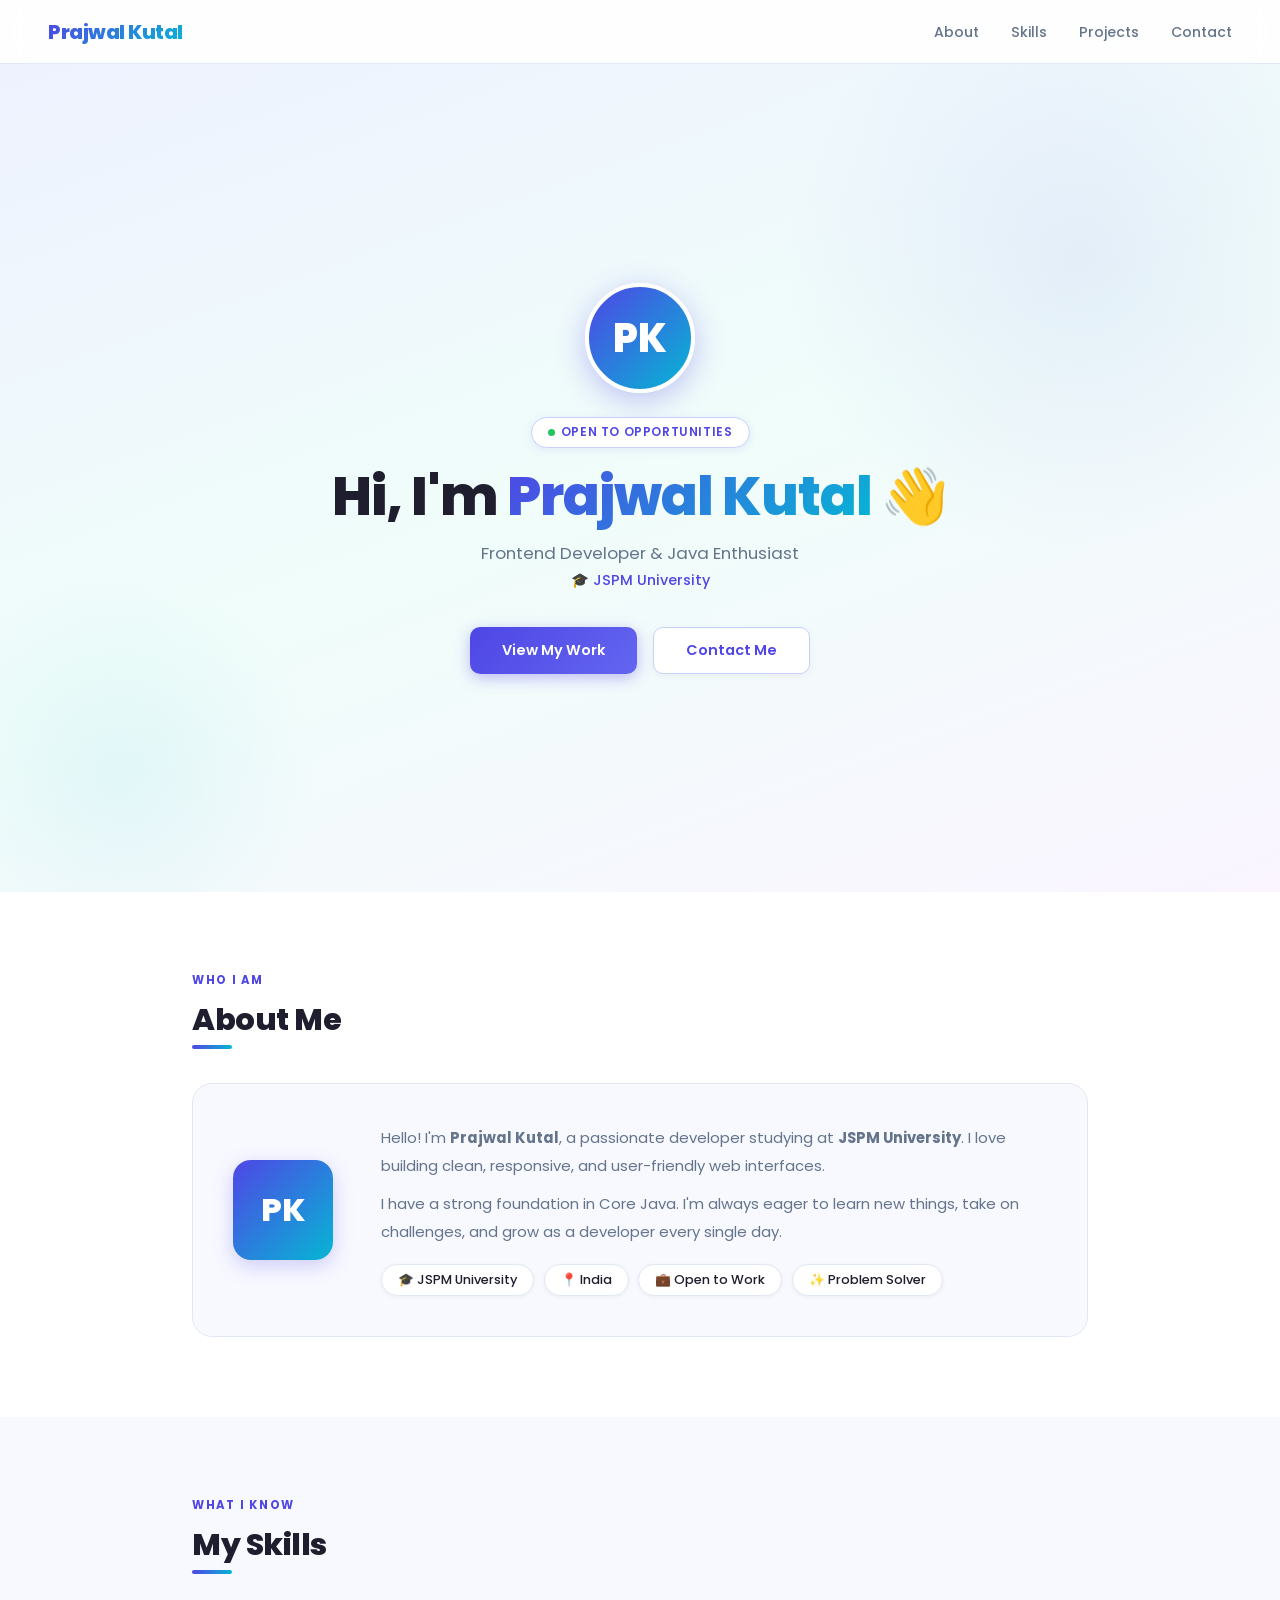
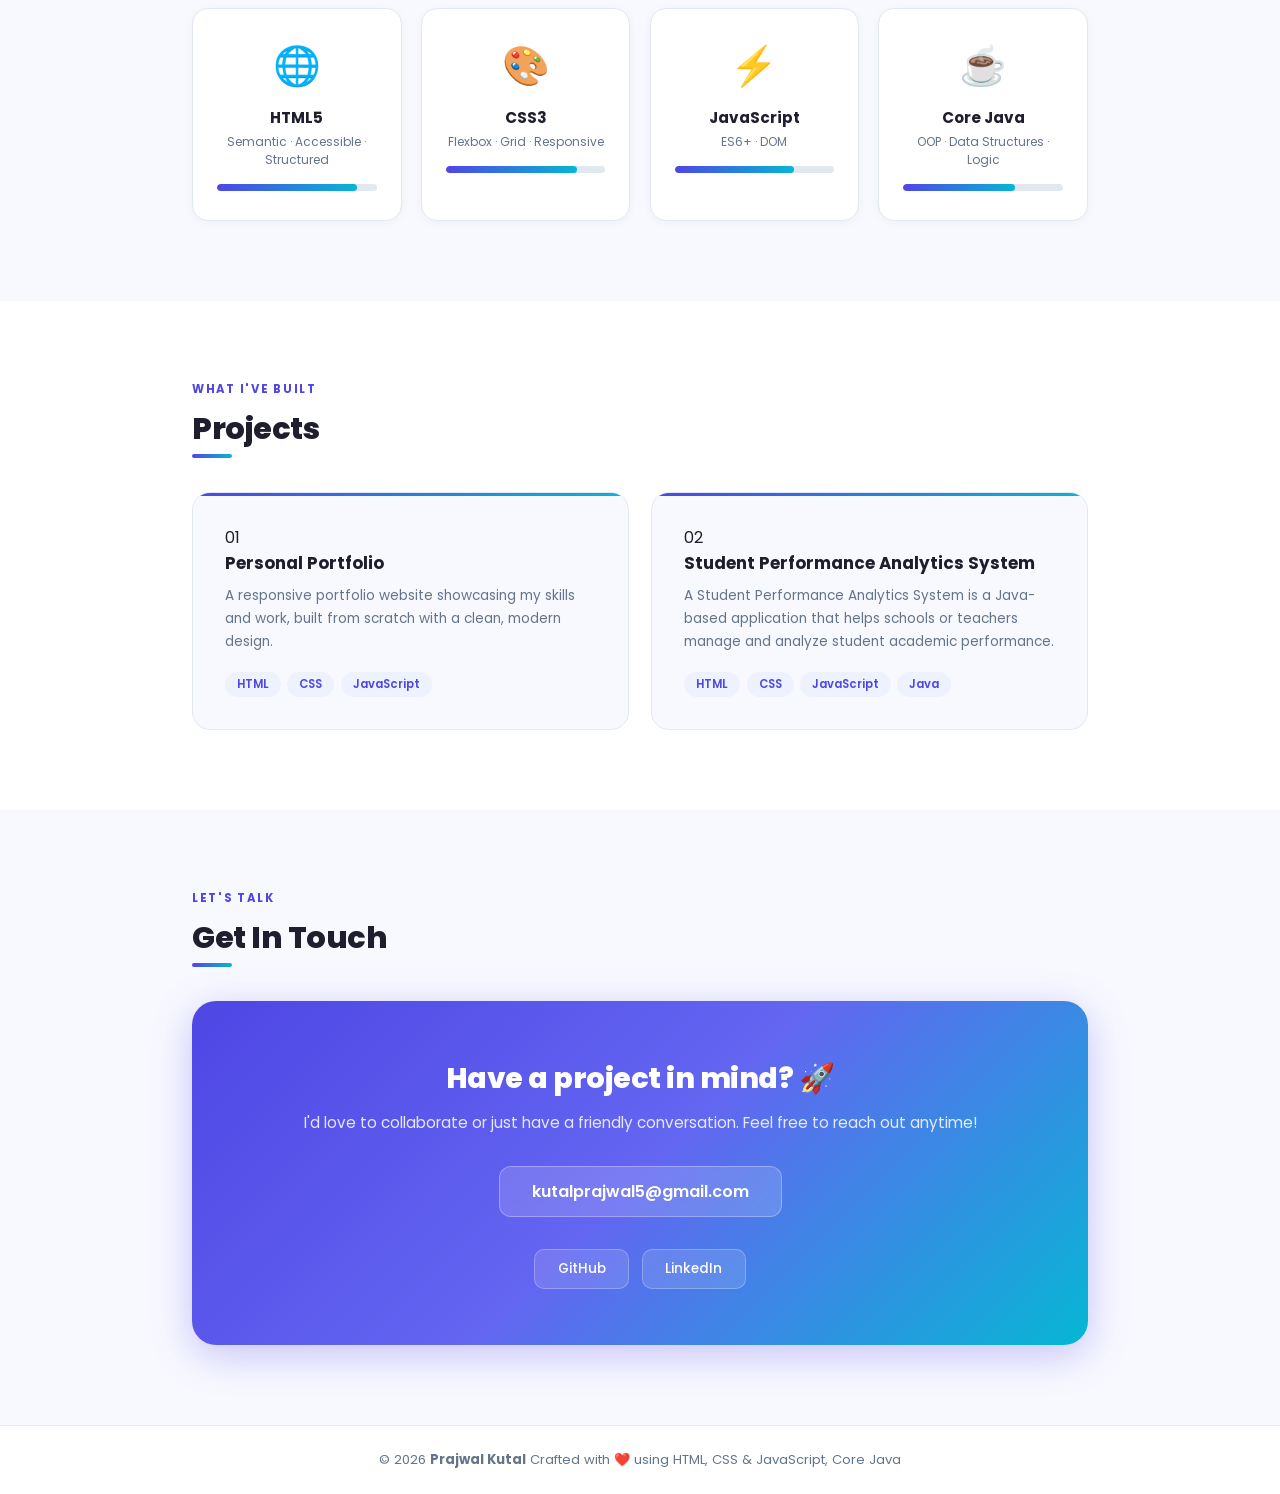
<file: index.html>
<!DOCTYPE html>
<html lang="en">
<head>
  <meta charset="UTF-8" />
  <meta name="viewport" content="width=device-width, initial-scale=1.0"/>
  <title>Prajwal Kutal | Portfolio</title>
  <link href="https://fonts.googleapis.com/css2?family=Poppins:wght@300;400;500;600;700;800&display=swap" rel="stylesheet"/>
  <link rel="stylesheet" href="style.css">
</head>
<body>

<!-- ── NAVBAR ── -->
<nav>
  <div class="logo">Prajwal Kutal</div>
  <button class="hamburger" id="ham">☰</button>
  <ul class="nav-links" id="navLinks">
    <li><a href="#about">About</a></li>
    <li><a href="#skills">Skills</a></li>
    <li><a href="#projects">Projects</a></li>
    <li><a href="#contact">Contact</a></li>
  </ul>
</nav>

<!-- ── HERO ── -->
<section class="hero" id="home">
  <div class="hero-inner">
    <div class="hero-avatar">PK</div>
    <div class="hero-badge"><span class="dot"></span> Open to Opportunities</div>
    <h1>Hi, I'm <span>Prajwal Kutal</span> 👋</h1>
    <p class="hero-role">Frontend Developer & Java Enthusiast</p>
    <p class="hero-college">🎓 JSPM University</p>
    <div class="hero-btns">
      <a href="#projects" class="btn btn-primary">View My Work</a>
      <a href="#contact" class="btn btn-ghost">Contact Me</a>
    </div>
  </div>
</section>

<!-- ── ABOUT ── -->
<section id="about">
  <div class="sec">
    <div class="sec-header">
      <div class="sec-label">Who I Am</div>
      <div class="sec-title">About Me</div>
    </div>
    <div class="about-card">
      <div class="about-avatar-sm">PK</div>
      <div class="about-right">
        <p>Hello! I'm <strong>Prajwal Kutal</strong>, a passionate developer studying at <strong>JSPM University</strong>. I love building clean, responsive, and user-friendly web interfaces.</p>
        <p>I have a strong foundation in Core Java. I'm always eager to learn new things, take on challenges, and grow as a developer every single day.</p>
        <div class="info-chips">
          <span class="chip">🎓 JSPM University</span>
          <span class="chip">📍 India</span>
          <span class="chip">💼 Open to Work</span>
          <span class="chip">✨ Problem Solver</span>
        </div>
      </div>
    </div>
  </div>
</section>

<section id="skills" >
  <div class="sec">
    <div class="sec-header">
      <div class="sec-label">What I Know</div>
      <div class="sec-title">My Skills</div>
    </div>
    <div class="skills-grid" id="skillsGrid">
      <div class="skill-card" data-pct="88">
        <span class="skill-emoji">🌐</span>
        <div class="skill-name">HTML5</div>
        <div class="skill-level-txt">Semantic · Accessible · Structured</div>
        <div class="bar-bg"><div class="bar-fill"></div></div>
      </div>
      <div class="skill-card" data-pct="82">
        <span class="skill-emoji">🎨</span>
        <div class="skill-name">CSS3</div>
        <div class="skill-level-txt">Flexbox · Grid · Responsive</div>
        <div class="bar-bg"><div class="bar-fill"></div></div>
      </div>
      <div class="skill-card" data-pct="75">
        <span class="skill-emoji">⚡</span>
        <div class="skill-name">JavaScript</div>
        <div class="skill-level-txt">ES6+ · DOM</div>
        <div class="bar-bg"><div class="bar-fill"></div></div>
      </div>
      <div class="skill-card" data-pct="70">
        <span class="skill-emoji">☕</span>
        <div class="skill-name">Core Java</div>
        <div class="skill-level-txt">OOP · Data Structures · Logic</div>
        <div class="bar-bg"><div class="bar-fill"></div></div>
      </div>
    </div>
  </div>
</section>

<!-- ── PROJECTS ── -->
<section id="projects">
  <div class="sec">
    <div class="sec-header">
      <div class="sec-label">What I've Built</div>
      <div class="sec-title">Projects</div>
    </div>
    <div class="projects-grid">
      <div class="project-card">
        <div class="project-num">01</div>
        <div class="project-title">Personal Portfolio</div>
        <p class="project-desc">A responsive portfolio website showcasing my skills and work, built from scratch with a clean, modern design.</p>
        <div class="tags">
          <span class="tag">HTML</span><span class="tag">CSS</span><span class="tag">JavaScript</span>
        </div>
      </div>
      <div class="project-card">
        <div class="project-num">02</div>
        <div class="project-title">Student Performance Analytics System</div>
        <p class="project-desc">A Student Performance Analytics System is a Java-based application that helps schools or teachers manage and analyze student academic performance.</p>
        <div class="tags">
          <span class="tag">HTML</span><span class="tag">CSS</span><span class="tag">JavaScript</span><span class="tag">Java</span>
        </div>
      </div>

    </div>
  </div>
</section>

<!-- ── CONTACT ── -->
<section id="contact" style="background: var(--bg);">
  <div class="sec">
    <div class="sec-header">
      <div class="sec-label">Let's Talk</div>
      <div class="sec-title">Get In Touch</div>
    </div>
    <div class="contact-card">
      <h3>Have a project in mind? 🚀</h3>
      <p>I'd love to collaborate or just have a friendly conversation. Feel free to reach out anytime!</p>
      <a href="mailto:kutalprajwal5@gmail.com" class="contact-email">kutalprajwal5@gmail.com</a>
      <div class="social-links">
        <a href="https://github.com/prajwalkutal" class="social-btn"  target="_blank" >
          GitHub
        </a>
        <a href="https://www.linkedin.com/in/prajwal-kutal-a06705308/" class="social-btn"  target="_blank" >
          LinkedIn
        </a>
      </div>
    </div>
  </div>
</section>

<!-- ── FOOTER ── -->
<footer>
  © 2026 <strong>Prajwal Kutal</strong> Crafted with ❤️ using HTML, CSS &amp; JavaScript, Core Java
</footer>

<script src="portfolio.js"></script>

</body>
</html>
</file>
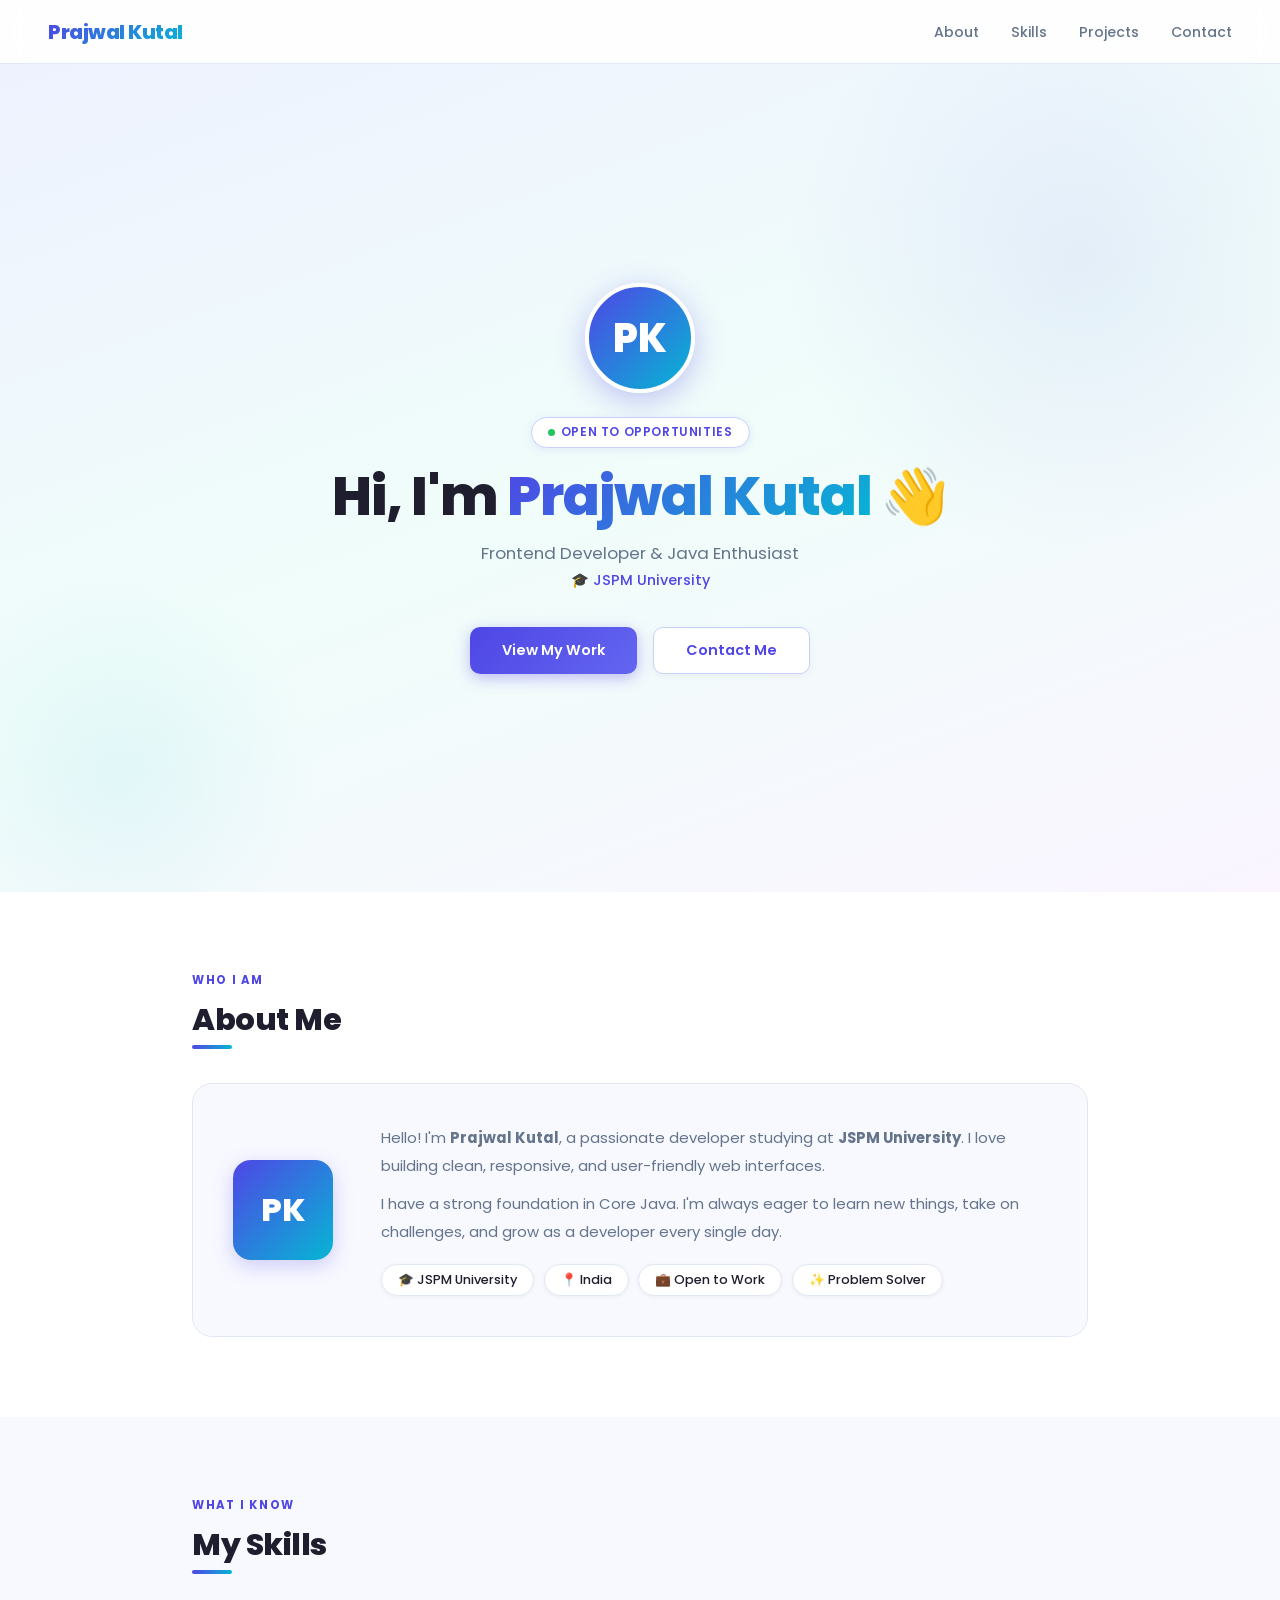
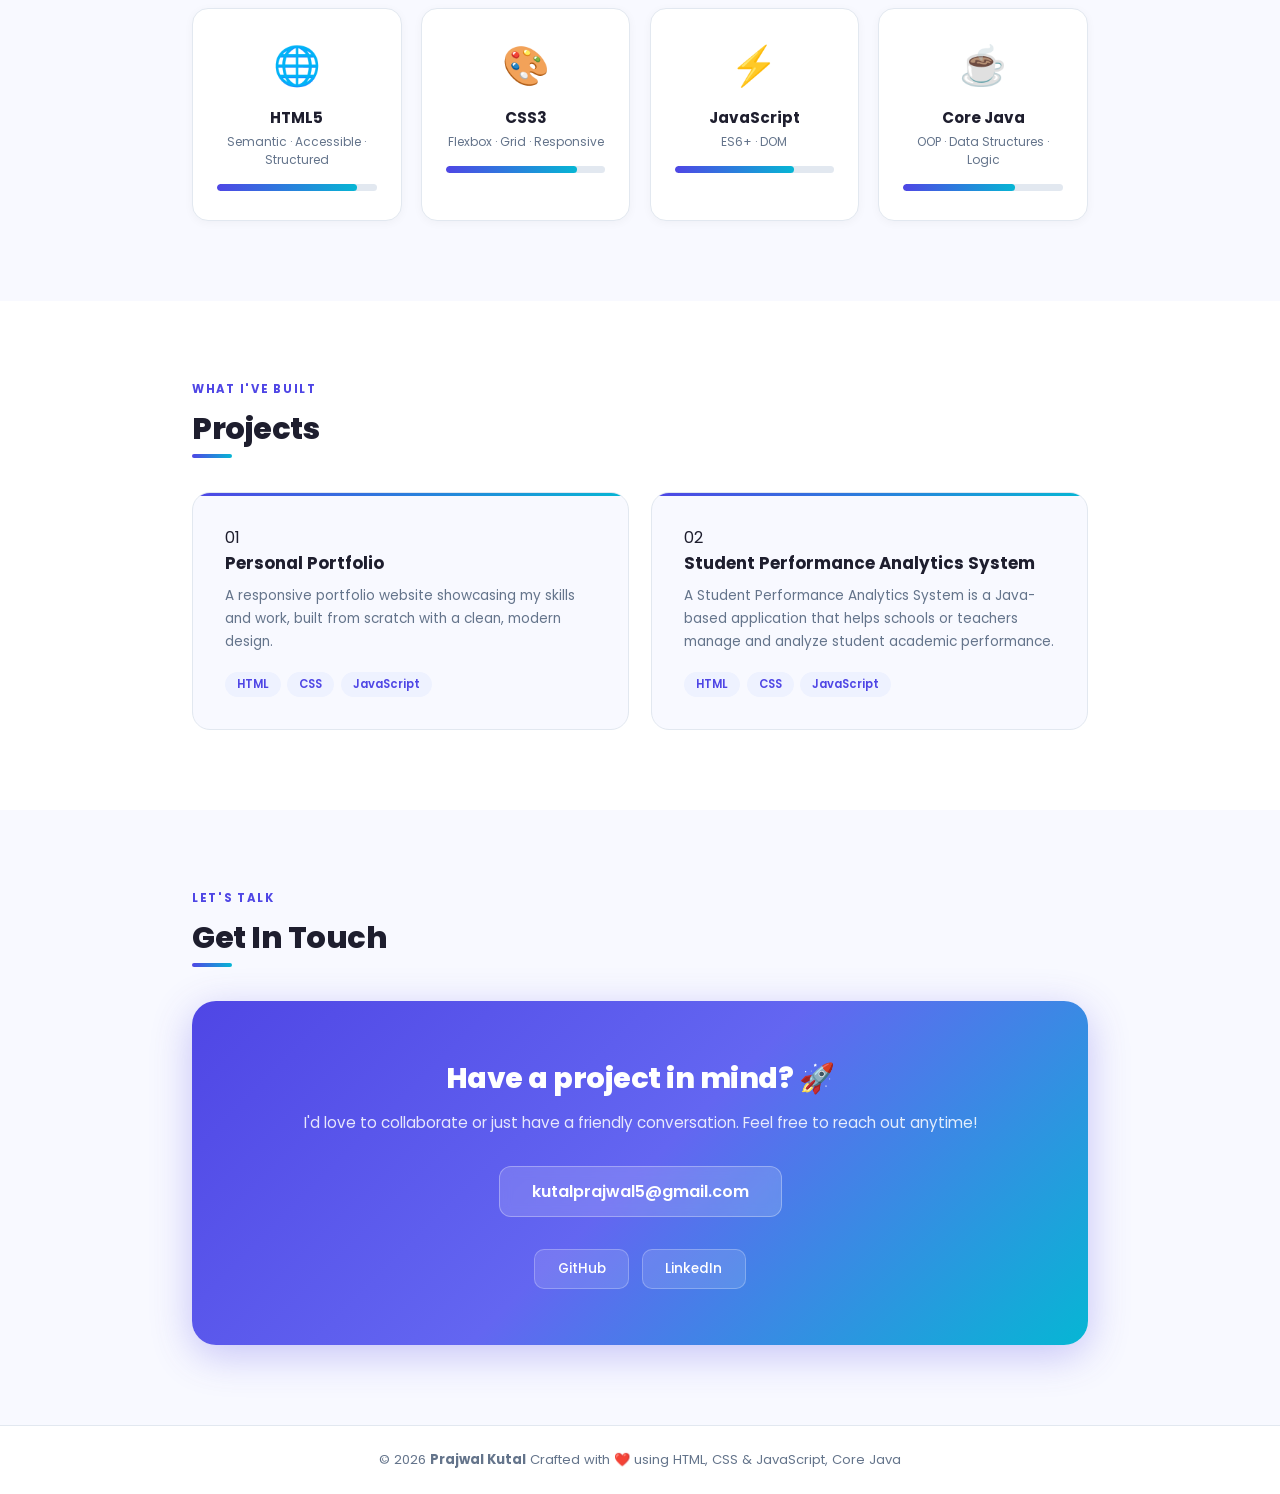
<file: portfolio.html>
<!DOCTYPE html>
<html lang="en">
<head>
  <meta charset="UTF-8" />
  <meta name="viewport" content="width=device-width, initial-scale=1.0"/>
  <title>Prajwal Kutal | Portfolio</title>
  <link href="https://fonts.googleapis.com/css2?family=Poppins:wght@300;400;500;600;700;800&display=swap" rel="stylesheet"/>
  <link rel="stylesheet" href="style.css">
</head>
<body>

<!-- ── NAVBAR ── -->
<nav>
  <div class="logo">Prajwal Kutal</div>
  <button class="hamburger" id="ham">☰</button>
  <ul class="nav-links" id="navLinks">
    <li><a href="#about">About</a></li>
    <li><a href="#skills">Skills</a></li>
    <li><a href="#projects">Projects</a></li>
    <li><a href="#contact">Contact</a></li>
  </ul>
</nav>

<!-- ── HERO ── -->
<section class="hero" id="home">
  <div class="hero-inner">
    <div class="hero-avatar">PK</div>
    <div class="hero-badge"><span class="dot"></span> Open to Opportunities</div>
    <h1>Hi, I'm <span>Prajwal Kutal</span> 👋</h1>
    <p class="hero-role">Frontend Developer & Java Enthusiast</p>
    <p class="hero-college">🎓 JSPM University</p>
    <div class="hero-btns">
      <a href="#projects" class="btn btn-primary">View My Work</a>
      <a href="#contact" class="btn btn-ghost">Contact Me</a>
    </div>
  </div>
</section>

<!-- ── ABOUT ── -->
<section id="about">
  <div class="sec">
    <div class="sec-header">
      <div class="sec-label">Who I Am</div>
      <div class="sec-title">About Me</div>
    </div>
    <div class="about-card">
      <div class="about-avatar-sm">PK</div>
      <div class="about-right">
        <p>Hello! I'm <strong>Prajwal Kutal</strong>, a passionate developer studying at <strong>JSPM University</strong>. I love building clean, responsive, and user-friendly web interfaces.</p>
        <p>I have a strong foundation in Core Java. I'm always eager to learn new things, take on challenges, and grow as a developer every single day.</p>
        <div class="info-chips">
          <span class="chip">🎓 JSPM University</span>
          <span class="chip">📍 India</span>
          <span class="chip">💼 Open to Work</span>
          <span class="chip">✨ Problem Solver</span>
        </div>
      </div>
    </div>
  </div>
</section>

<section id="skills" >
  <div class="sec">
    <div class="sec-header">
      <div class="sec-label">What I Know</div>
      <div class="sec-title">My Skills</div>
    </div>
    <div class="skills-grid" id="skillsGrid">
      <div class="skill-card" data-pct="88">
        <span class="skill-emoji">🌐</span>
        <div class="skill-name">HTML5</div>
        <div class="skill-level-txt">Semantic · Accessible · Structured</div>
        <div class="bar-bg"><div class="bar-fill"></div></div>
      </div>
      <div class="skill-card" data-pct="82">
        <span class="skill-emoji">🎨</span>
        <div class="skill-name">CSS3</div>
        <div class="skill-level-txt">Flexbox · Grid · Responsive</div>
        <div class="bar-bg"><div class="bar-fill"></div></div>
      </div>
      <div class="skill-card" data-pct="75">
        <span class="skill-emoji">⚡</span>
        <div class="skill-name">JavaScript</div>
        <div class="skill-level-txt">ES6+ · DOM</div>
        <div class="bar-bg"><div class="bar-fill"></div></div>
      </div>
      <div class="skill-card" data-pct="70">
        <span class="skill-emoji">☕</span>
        <div class="skill-name">Core Java</div>
        <div class="skill-level-txt">OOP · Data Structures · Logic</div>
        <div class="bar-bg"><div class="bar-fill"></div></div>
      </div>
    </div>
  </div>
</section>

<!-- ── PROJECTS ── -->
<section id="projects">
  <div class="sec">
    <div class="sec-header">
      <div class="sec-label">What I've Built</div>
      <div class="sec-title">Projects</div>
    </div>
    <div class="projects-grid">
      <div class="project-card">
        <div class="project-num">01</div>
        <div class="project-title">Personal Portfolio</div>
        <p class="project-desc">A responsive portfolio website showcasing my skills and work, built from scratch with a clean, modern design.</p>
        <div class="tags">
          <span class="tag">HTML</span><span class="tag">CSS</span><span class="tag">JavaScript</span>
        </div>
      </div>
      <div class="project-card">
        <div class="project-num">02</div>
        <div class="project-title">Student Performance Analytics System</div>
        <p class="project-desc">A Student Performance Analytics System is a Java-based application that helps schools or teachers manage and analyze student academic performance.</p>
        <div class="tags">
          <span class="tag">HTML</span><span class="tag">CSS</span><span class="tag">JavaScript</span>
        </div>
      </div>

    </div>
  </div>
</section>

<!-- ── CONTACT ── -->
<section id="contact" style="background: var(--bg);">
  <div class="sec">
    <div class="sec-header">
      <div class="sec-label">Let's Talk</div>
      <div class="sec-title">Get In Touch</div>
    </div>
    <div class="contact-card">
      <h3>Have a project in mind? 🚀</h3>
      <p>I'd love to collaborate or just have a friendly conversation. Feel free to reach out anytime!</p>
      <a href="mailto:kutalprajwal5@gmail.com" class="contact-email">kutalprajwal5@gmail.com</a>
      <div class="social-links">
        <a href="https://github.com/prajwalkutal" class="social-btn"  target="_blank" >
          GitHub
        </a>
        <a href="https://www.linkedin.com/in/prajwal-kutal-a06705308/" class="social-btn"  target="_blank" >
          LinkedIn
        </a>
      </div>
    </div>
  </div>
</section>

<!-- ── FOOTER ── -->
<footer>
  © 2026 <strong>Prajwal Kutal</strong> Crafted with ❤️ using HTML, CSS &amp; JavaScript, Core Java
</footer>

<script src="portfolio.js"></script>

</body>
</html>
</file>
<file: style.css>
:root {
  --primary: #4f46e5;
  --accent: #06b6d4;
  --bg: #f8f9ff;
  --card: #ffffff;
  --text: #1e1e2e;
  --muted: #64748b;
  --border: #e2e8f0;
}

* {
  margin: 0;
  padding: 0;
  box-sizing: border-box;
}
html {
  scroll-behavior: smooth;
}
body {
  font-family: "Poppins", sans-serif;
  background: var(--bg);
  color: var(--text);
}


/* NAVBAR */
nav {
  position: sticky;
  top: 0;
  z-index: 200;
  background: rgba(255, 255, 255, 0.85);
  /* background: rgba(246, 241, 241, 0.85); */
  backdrop-filter: blur(12px);
  border-bottom: 1px solid var(--border);
  padding: 0 3rem;
  height: 64px;
  display: flex;
  align-items: center;
  justify-content: space-between;
}
.logo {
  font-size: 1.25rem;
  font-weight: 800;
  letter-spacing: -0.5px;
  background: linear-gradient(135deg, var(--primary), var(--accent));
  background-clip: text;
  -webkit-text-fill-color: transparent;
}
.nav-links {
  display: flex;
  gap: 2rem;
  list-style: none;
}
.nav-links a {
  text-decoration: none;
  color: var(--muted);
  font-size: 0.88rem;
  font-weight: 500;
  position: relative;
  padding-bottom: 2px;
  transition: color 0.2s;
}
.nav-links a::after {
  content: "";
  position: absolute;
  left: 0;
  bottom: -2px;
  width: 0;
  height: 2px;
  background: var(--primary);
  border-radius: 2px;
  transition: width 0.3s;
}
.nav-links a:hover {
  color: var(--primary);
}
.nav-links a:hover::after {
  width: 100%;
}
.hamburger {
  display: none;
  background: none;
  border: none;
  font-size: 1.4rem;
  color: var(--primary);
  cursor: pointer;
}

.hero {
  min-height: 92vh;
  display: flex;
  align-items: center;
  justify-content: center;
  text-align: center;
  padding: 4rem 2rem;
  background: linear-gradient(160deg, #eef2ff 0%, #f0fdfa 50%, #faf5ff 100%);
  position: relative;
  overflow: hidden;
}
.hero::before,
.hero::after {
  content: "";
  position: absolute;
  border-radius: 50%;
  pointer-events: none;
}
.hero::before {
  width: 600px;
  height: 600px;
  top: -100px;
  right: -100px;
  background: radial-gradient(
    circle,
    rgba(79, 70, 229, 0.08) 0%,
    transparent 70%
  );
}
.hero::after {
  width: 400px;
  height: 400px;
  bottom: -80px;
  left: -80px;
  background: radial-gradient(
    circle,
    rgba(6, 182, 212, 0.07) 0%,
    transparent 70%
  );
}
.hero-inner {
  position: relative;
  max-width: 700px;
}

.hero-avatar {
  width: 110px;
  height: 110px;
  margin: 0 auto 1.5rem;
  background: linear-gradient(135deg, var(--primary), var(--accent));
  border-radius: 50%;
  display: flex;
  align-items: center;
  justify-content: center;
  font-size: 2.5rem;
  font-weight: 800;
  color: #fff;
  box-shadow: 0 8px 30px rgba(79, 70, 229, 0.3);
  border: 4px solid #fff;
}
.hero-badge {
  display: inline-flex;
  align-items: center;
  gap: 0.4rem;
  background: #fff;
  border: 1px solid #c7d2fe;
  color: var(--primary);
  font-size: 0.75rem;
  font-weight: 600;
  letter-spacing: 0.05em;
  text-transform: uppercase;
  padding: 0.35rem 1rem;
  border-radius: 100px;
  margin-bottom: 1.2rem;
  box-shadow: 0 2px 8px rgba(79, 70, 229, 0.1);
}
.dot {
  width: 7px;
  height: 7px;
  background: #22c55e;
  border-radius: 50%;
}

.hero h1 {
  font-size: clamp(2.2rem, 5vw, 3.4rem);
  font-weight: 800;
  letter-spacing: -1px;
  line-height: 1.1;
  margin-bottom: 0.8rem;
}
.hero h1 span {
  background: linear-gradient(135deg, var(--primary), var(--accent));
  background-clip: text;
  -webkit-text-fill-color: transparent;
}
.hero-role {
  font-size: 1.05rem;
  color: var(--muted);
  margin-bottom: 0.3rem;
}
.hero-college {
  font-size: 0.9rem;
  color: var(--primary);
  font-weight: 500;
  margin-bottom: 2.2rem;
}
.hero-btns {
  display: flex;
  gap: 1rem;
  justify-content: center;
  flex-wrap: wrap;
}
.btn {
  padding: 0.75rem 2rem;
  border-radius: 10px;
  font-family: "Poppins", sans-serif;
  font-size: 0.9rem;
  font-weight: 600;
  text-decoration: none;
  border: none;
  cursor: pointer;
  display: inline-flex;
  align-items: center;
  gap: 0.4rem;
  transition:
    transform 0.2s,
    box-shadow 0.2s;
}
.btn:hover {
  transform: translateY(-3px);
}
.btn-primary {
  background: linear-gradient(135deg, var(--primary), #6366f1);
  color: #fff;
  box-shadow: 0 4px 15px rgba(79, 70, 229, 0.35);
}
.btn-primary:hover {
  box-shadow: 0 8px 25px rgba(79, 70, 229, 0.45);
}
.btn-ghost {
  background: #fff;
  color: var(--primary);
  border: 1.5px solid #c7d2fe;
  box-shadow: 0 2px 8px rgba(0, 0, 0, 0.05);
}
.btn-ghost:hover {
  box-shadow: 0 6px 20px rgba(79, 70, 229, 0.15);
}


.sec {
  padding: 5rem 2rem;
  max-width: 960px;
  margin: 0 auto;
}
.sec-header {
  margin-bottom: 2.5rem;
}
.sec-label {
  font-size: 0.72rem;
  font-weight: 700;
  letter-spacing: 0.15em;
  text-transform: uppercase;
  color: var(--primary);
  margin-bottom: 0.5rem;
}
.sec-title {
  font-size: 1.9rem;
  font-weight: 800;
  letter-spacing: -0.5px;
  position: relative;
  display: inline-block;
}
.sec-title::after {
  content: "";
  position: absolute;
  left: 0;
  bottom: -6px;
  width: 40px;
  height: 4px;
  background: linear-gradient(90deg, var(--primary), var(--accent));
  border-radius: 4px;
}

/* ABOUT */
#about {
  background: #fff;
}
.about-card {
  background: var(--bg);
  border: 1px solid var(--border);
  border-radius: 20px;
  padding: 2.5rem;
  display: flex;
  gap: 3rem;
  align-items: center;
  flex-wrap: wrap;
}
.about-avatar-sm {
  width: 100px;
  height: 100px;
  flex-shrink: 0;
  background: linear-gradient(135deg, var(--primary), var(--accent));
  border-radius: 18px;
  display: flex;
  align-items: center;
  justify-content: center;
  font-size: 2rem;
  font-weight: 800;
  color: #fff;
  box-shadow: 0 6px 20px rgba(79, 70, 229, 0.25);
}
.about-right {
  flex: 1;
  min-width: 240px;
}
.about-right p {
  color: var(--muted);
  line-height: 1.85;
  font-size: 0.93rem;
  margin-bottom: 0.7rem;
}
.info-chips {
  display: flex;
  flex-wrap: wrap;
  gap: 0.6rem;
  margin-top: 1.2rem;
}
.chip {
  display: inline-flex;
  align-items: center;
  gap: 0.4rem;
  background: #fff;
  border: 1px solid var(--border);
  font-size: 0.8rem;
  font-weight: 500;
  padding: 0.35rem 1rem;
  border-radius: 100px;
  box-shadow: 0 1px 4px rgba(0, 0, 0, 0.05);
}

/* SKILLS */
.skills-grid {
  display: grid;
  grid-template-columns: repeat(auto-fit, minmax(200px, 1fr));
  gap: 1.2rem;
}
.skill-card {
  background: var(--card);
  border: 1px solid var(--border);
  border-radius: 16px;
  padding: 1.8rem 1.5rem;
  text-align: center;
  box-shadow: 0 2px 10px rgba(0, 0, 0, 0.04);
  transition:
    transform 0.2s,
    box-shadow 0.2s,
    border-color 0.2s;
}
.skill-card:hover {
  transform: translateY(-4px);
  box-shadow: 0 10px 30px rgba(79, 70, 229, 0.1);
  border-color: #c7d2fe;
}
.skill-emoji {
  font-size: 2.4rem;
  margin-bottom: 0.7rem;
  display: block;
}
.skill-name {
  font-weight: 700;
  font-size: 0.95rem;
  margin-bottom: 0.3rem;
}
.skill-level-txt {
  font-size: 0.75rem;
  color: var(--muted);
  margin-bottom: 0.9rem;
}
.bar-bg {
  background: #e2e8f0;
  border-radius: 100px;
  height: 7px;
  overflow: hidden;
}
.bar-fill {
  height: 100%;
  border-radius: 100px;
  background: linear-gradient(90deg, var(--primary), var(--accent));
  width: 0;
  transition: width 1.3s cubic-bezier(0.4, 0, 0.2, 1);
}

/* PROJECTS */
#projects {
  background: #fff;
}
.projects-grid {
  display: grid;
  grid-template-columns: repeat(auto-fit, minmax(270px, 1fr));
  gap: 1.4rem;
}
.project-card {
  background: var(--bg);
  border: 1px solid var(--border);
  border-radius: 18px;
  padding: 2rem;
  position: relative;
  overflow: hidden;
  transition:
    transform 0.25s,
    box-shadow 0.25s;
}
.project-card::before {
  content: "";
  position: absolute;
  top: 0;
  left: 0;
  right: 0;
  height: 3px;
  background: linear-gradient(90deg, var(--primary), var(--accent));
}
.project-card:hover {
  transform: translateY(-5px);
  box-shadow: 0 12px 35px rgba(0, 0, 0, 0.09);
}
.project-icon {
  font-size: 1.8rem;
  margin-bottom: 0.7rem;
  display: block;
}
.project-title {
  font-size: 1.05rem;
  font-weight: 700;
  margin-bottom: 0.5rem;
}
.project-desc {
  font-size: 0.85rem;
  color: var(--muted);
  line-height: 1.7;
  margin-bottom: 1.2rem;
}
.tags {
  display: flex;
  flex-wrap: wrap;
  gap: 0.4rem;
}
.tag {
  font-size: 0.72rem;
  font-weight: 600;
  background: #eef2ff;
  color: var(--primary);
  padding: 0.25rem 0.75rem;
  border-radius: 100px;
}

/* CONTACT */
.contact-card {
  background: linear-gradient(
    135deg,
    var(--primary) 0%,
    #6366f1 50%,
    var(--accent) 100%
  );
  border-radius: 24px;
  padding: 3.5rem 2rem;
  text-align: center;
  color: #fff;
  box-shadow: 0 10px 40px rgba(79, 70, 229, 0.3);
}
.contact-card h3 {
  font-size: 1.8rem;
  font-weight: 800;
  letter-spacing: -0.5px;
  margin-bottom: 0.7rem;
}
.contact-card p {
  opacity: 0.85;
  font-size: 0.95rem;
  margin-bottom: 2rem;
}
.contact-email {
  display: inline-block;
  color: #fff;
  text-decoration: none;
  font-size: 1rem;
  font-weight: 600;
  padding: 0.75rem 2rem;
  border-radius: 12px;
  margin-bottom: 2rem;
  background: rgba(255, 255, 255, 0.15);
  border: 1.5px solid rgba(255, 255, 255, 0.3);
  backdrop-filter: blur(6px);
  transition: background 0.2s;
}
.contact-email:hover {
  background: rgba(255, 255, 255, 0.25);
}
.social-links {
  display: flex;
  justify-content: center;
  gap: 0.8rem;
  flex-wrap: wrap;
}
.social-btn {
  text-decoration: none;
  color: #fff;
  font-size: 0.85rem;
  font-weight: 500;
  padding: 0.55rem 1.4rem;
  border-radius: 10px;
  background: rgba(255, 255, 255, 0.12);
  border: 1px solid rgba(255, 255, 255, 0.25);
  display: flex;
  align-items: center;
  gap: 0.4rem;
  transition:
    background 0.2s,
    transform 0.2s;
}
.social-btn:hover {
  background: rgba(255, 255, 255, 0.25);
  transform: translateY(-2px);
}

/* FOOTER */
footer {
  text-align: center;
  padding: 1.5rem;
  color: var(--muted);
  font-size: 0.82rem;
  border-top: 1px solid var(--border);
  background: #fff;
}

/* RESPONSIVE */
@media (max-width: 640px) {
  nav {
    padding: 0 1.2rem;
  }
  .hamburger {
    display: block;
  }
  .nav-links {
    display: none;
    flex-direction: column;
    position: absolute;
    top: 64px;
    left: 0;
    right: 0;
    background: rgba(255, 255, 255, 0.97);
    backdrop-filter: blur(10px);
    padding: 1.2rem 1.5rem;
    gap: 1.2rem;
    border-bottom: 1px solid var(--border);
    box-shadow: 0 6px 20px rgba(0, 0, 0, 0.07);
  }
  .nav-links.open {
    display: flex;
  }
  .about-card {
    flex-direction: column;
    text-align: center;
  }
}
</file>
